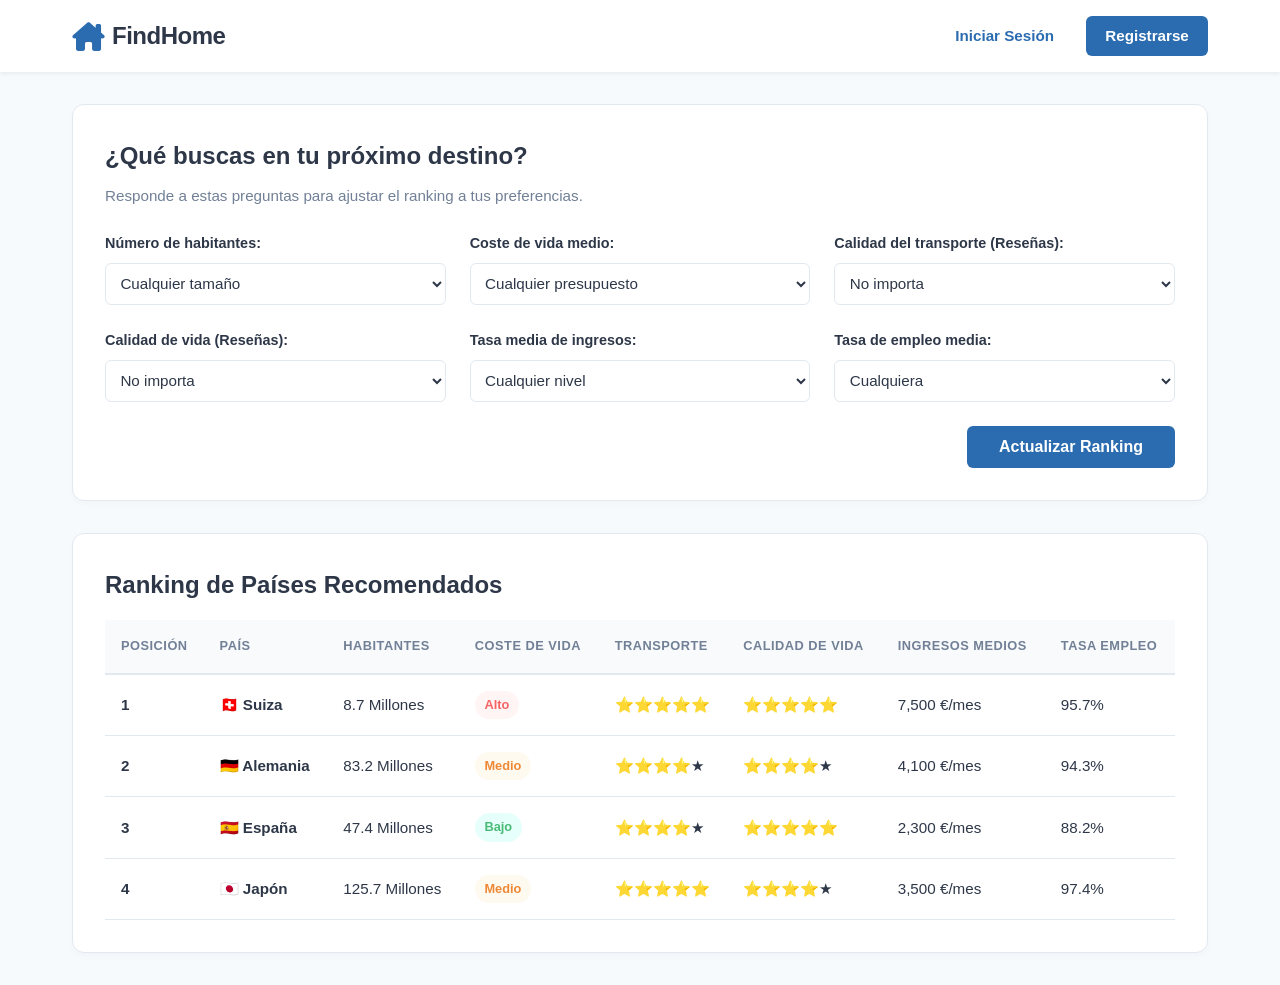
<file: frontend/index.html>
<!DOCTYPE html>
<html lang="es">
<head>
    <meta charset="UTF-8">
    <meta name="viewport" content="width=device-width, initial-scale=1.0">
    <title>FindHome - Encuentra tu país ideal</title>
    <link rel="stylesheet" href="./css/index_page.css" type = "text/css">
    <link rel="stylesheet" href="https://cdnjs.cloudflare.com/ajax/libs/font-awesome/6.4.0/css/all.min.css">
</head>
<body>

    <header class="main-header">
        <div class="header-container">
            <div class="logo-area">
                <i class="fa-solid fa-house-chimney logo-icon"></i>
                <span class="logo-title">FindHome</span>
            </div>
            <nav class="auth-nav">
                <a href="#" class="btn-login">Iniciar Sesión</a>
                <a href="#" class="btn-register">Registrarse</a>
            </nav>
        </div>
    </header>

    <main class="main-content">
        
        <section class="filters-section">
            <h2>¿Qué buscas en tu próximo destino?</h2>
            <p class="subtitle">Responde a estas preguntas para ajustar el ranking a tus preferencias.</p>
            
            <form class="questions-form">
                <div class="form-grid">
                    <div class="form-group">
                        <label for="habitantes">Número de habitantes:</label>
                        <select id="habitantes" name="habitantes">
                            <option value="">Cualquier tamaño</option>
                            <option value="poca">Menos de 5M (Pequeño)</option>
                            <option value="media">Entre 5M y 40M (Medio)</option>
                            <option value="mucha">Más de 40M (Grande)</option>
                        </select>
                    </div>

                    <div class="form-group">
                        <label for="coste-vida">Coste de vida medio:</label>
                        <select id="coste-vida" name="coste-vida">
                            <option value="">Cualquier presupuesto</option>
                            <option value="bajo">Económico</option>
                            <option value="medio">Moderado</option>
                            <option value="alto">Alto</option>
                        </select>
                    </div>

                    <div class="form-group">
                        <label for="transporte">Calidad del transporte (Reseñas):</label>
                        <select id="transporte" name="transporte">
                            <option value="">No importa</option>
                            <option value="4">⭐⭐⭐⭐+ (Excelente)</option>
                            <option value="3">⭐⭐⭐+ (Bueno)</option>
                            <option value="2">⭐⭐+ (Aceptable)</option>
                        </select>
                    </div>

                    <div class="form-group">
                        <label for="calidad-vida">Calidad de vida (Reseñas):</label>
                        <select id="calidad-vida" name="calidad-vida">
                            <option value="">No importa</option>
                            <option value="4">⭐⭐⭐⭐+ (Excelente)</option>
                            <option value="3">⭐⭐⭐+ (Buena)</option>
                            <option value="2">⭐⭐+ (Regular)</option>
                        </select>
                    </div>

                    <div class="form-group">
                        <label for="ingresos">Tasa media de ingresos:</label>
                        <select id="ingresos" name="ingresos">
                            <option value="">Cualquier nivel</option>
                            <option value="alto">Ingresos Altos</option>
                            <option value="medio">Ingresos Medios</option>
                            <option value="bajo">Ingresos Bajos</option>
                        </select>
                    </div>

                    <div class="form-group">
                        <label for="empleo">Tasa de empleo media:</label>
                        <select id="empleo" name="empleo">
                            <option value="">Cualquiera</option>
                            <option value="alta">Alta estabilidad (>95%)</option>
                            <option value="media">Estabilidad media (90% - 95%)</option>
                        </select>
                    </div>
                </div>
                
                <button type="submit" class="btn-search">Actualizar Ranking</button>
            </form>
        </section>

        <section class="results-section">
            <h2>Ranking de Países Recomendados</h2>
            <div class="table-container">
                <table class="ranking-table">
                    <thead>
                        <tr>
                            <th>Posición</th>
                            <th>País</th>
                            <th>Habitantes</th>
                            <th>Coste de Vida</th>
                            <th>Transporte</th>
                            <th>Calidad de Vida</th>
                            <th>Ingresos Medios</th>
                            <th>Tasa Empleo</th>
                        </tr>
                    </thead>
                    <tbody>
                        <tr>
                            <td class="pos-cell">1</td>
                            <td class="country-cell">🇨🇭 Suiza</td>
                            <td>8.7 Millones</td>
                            <td><span class="badge badge-danger">Alto</span></td>
                            <td>⭐⭐⭐⭐⭐</td>
                            <td>⭐⭐⭐⭐⭐</td>
                            <td>7,500 €/mes</td>
                            <td>95.7%</td>
                        </tr>
                        <tr>
                            <td class="pos-cell">2</td>
                            <td class="country-cell">🇩🇪 Alemania</td>
                            <td>83.2 Millones</td>
                            <td><span class="badge badge-warning">Medio</span></td>
                            <td>⭐⭐⭐⭐★</td>
                            <td>⭐⭐⭐⭐★</td>
                            <td>4,100 €/mes</td>
                            <td>94.3%</td>
                        </tr>
                        <tr>
                            <td class="pos-cell">3</td>
                            <td class="country-cell">🇪🇸 España</td>
                            <td>47.4 Millones</td>
                            <td><span class="badge badge-success">Bajo</span></td>
                            <td>⭐⭐⭐⭐★</td>
                            <td>⭐⭐⭐⭐⭐</td>
                            <td>2,300 €/mes</td>
                            <td>88.2%</td>
                        </tr>
                        <tr>
                            <td class="pos-cell">4</td>
                            <td class="country-cell">🇯🇵 Japón</td>
                            <td>125.7 Millones</td>
                            <td><span class="badge badge-warning">Medio</span></td>
                            <td>⭐⭐⭐⭐⭐</td>
                            <td>⭐⭐⭐⭐★</td>
                            <td>3,500 €/mes</td>
                            <td>97.4%</td>
                        </tr>
                    </tbody>
                </table>
            </div>
        </section>
    </main>

</body>
</html>
</file>
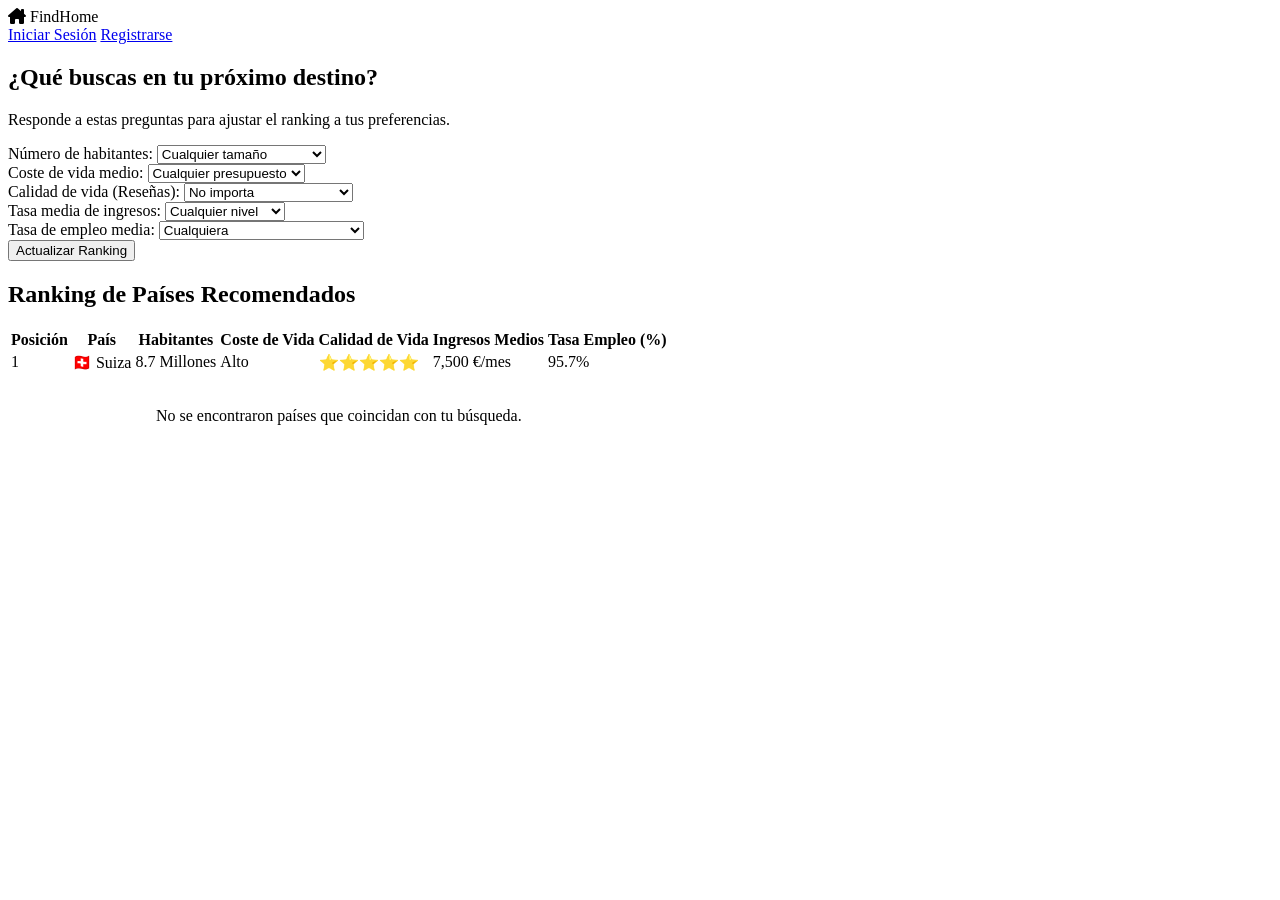
<file: target/classes/templates/index.html>
<!DOCTYPE html>
<html lang="es">
<head>
    <meta charset="UTF-8">
    <meta name="viewport" content="width=device-width, initial-scale=1.0">
    <title>FindHome - Encuentra tu país ideal</title>
    <link rel="stylesheet" th:href="@{/css/index_page.css}">
    <link rel="stylesheet" href="https://cdnjs.cloudflare.com/ajax/libs/font-awesome/6.4.0/css/all.min.css">
</head>
<body>

    <header class="main-header">
        <div class="header-container">
            <div class="logo-area">
                <i class="fa-solid fa-house-chimney logo-icon"></i>
                <span class="logo-title">FindHome</span>
            </div>
            <nav class="auth-nav">
                <a href="#" class="btn-login">Iniciar Sesión</a>
                <a href="#" class="btn-register">Registrarse</a>
            </nav>
        </div>
    </header>

    <main class="main-content">
        
        <section class="filters-section">
            <h2>¿Qué buscas en tu próximo destino?</h2>
            <p class="subtitle">Responde a estas preguntas para ajustar el ranking a tus preferencias.</p>
            
            <form class="questions-form" action="/ranking" method="post">
                <div class="form-grid">
                    <div class="form-group">
                        <label for="habitantes">Número de habitantes:</label>
                        <select id="habitantes" name="habitantes">
                            <option value="Empty">Cualquier tamaño</option>
                            <option value="poca">Menos de 5M (Pequeño)</option>
                            <option value="media">Entre 5M y 40M (Medio)</option>
                            <option value="mucha">Más de 40M (Grande)</option>
                        </select>
                    </div>

                    <div class="form-group">
                        <label for="coste-vida">Coste de vida medio:</label>
                        <select id="coste-vida" name="costeVida">
                            <option value="Empty">Cualquier presupuesto</option>
                            <option value="bajo">Económico</option>
                            <option value="medio">Moderado</option>
                            <option value="alto">Alto</option>
                        </select>
                    </div>

                    <div class="form-group">
                        <label for="calidad-vida">Calidad de vida (Reseñas):</label>
                        <select id="calidad-vida" name="calidadVida">
                            <option value="Empty">No importa</option>
                            <option value="4">⭐⭐⭐⭐+ (Excelente)</option>
                            <option value="3">⭐⭐⭐+ (Buena)</option>
                            <option value="2">⭐⭐+ (Regular)</option>
                        </select>
                    </div>

                    <div class="form-group">
                        <label for="ingresos">Tasa media de ingresos:</label>
                        <select id="ingresos" name="tasaIngresos">
                            <option value="Empty">Cualquier nivel</option>
                            <option value="alto">Ingresos Altos</option>
                            <option value="medio">Ingresos Medios</option>
                            <option value="bajo">Ingresos Bajos</option>
                        </select>
                    </div>

                    <div class="form-group">
                        <label for="empleo">Tasa de empleo media:</label>
                        <select id="empleo" name="tasaEmpleo">
                            <option value="Empty">Cualquiera</option>
                            <option value="alta">Alta estabilidad (>95%)</option>
                            <option value="media">Estabilidad media (90% - 95%)</option>
                        </select>
                    </div>
                </div>
                
                <button type="submit" class="btn-search">Actualizar Ranking</button>
            </form>
        </section>

        <section class="results-section">
            <h2>Ranking de Países Recomendados</h2>
            <div class="table-container">
                <table class="ranking-table">
                    <thead>
                        <tr>
                            <th>Posición</th>
                            <th>País</th>
                            <th>Habitantes</th>
                            <th>Coste de Vida</th>
                            <th>Calidad de Vida</th>
                            <th>Ingresos Medios</th>
                            <th>Tasa Empleo (%)</th>
                        </tr>
                    </thead>
                    <tbody>
                        <tr th:each="pais, iter : ${paises}" th:if="${paises != null}">

                            <td th:text="${iter.index + 1}">1</td>
                            
                            <td class="country-cell">
                                <span th:text="${pais?.bandera != null ? pais.bandera : ''}">🇨🇭</span>
                                <span th:text="${pais?.nombre != null ? pais.nombre : 'Desconocido'}">Suiza</span>
                            </td>
                            
                            <td th:text="${pais?.habitantes != null ? pais.habitantes : ''}">8.7 Millones</td>
                            
                            <td>
                                <span th:if="${pais?.costeVida != null}"
                                      th:text="${pais.costeVida}"
                                      th:classappend="${#strings.toLowerCase(pais.costeVida) == 'alto' ? 'badge badge-danger' : 
                                                       (#strings.toLowerCase(pais.costeVida) == 'medio' ? 'badge badge-warning' : 'badge badge-success')}">
                                    Alto
                                </span>
                            </td>
                            
                            <td>
                                <span th:if="${pais?.calidadVidaEstrellas != null}" 
                                      th:text="${#strings.repeat('⭐', pais.calidadVidaEstrellas)}">⭐⭐⭐⭐⭐</span>
                            </td>
                            
                            <td th:text="${pais?.ingresosMedios != null ? pais.ingresosMedios : ''}">7,500 €/mes</td>
                            
                            <td th:text="${pais?.tasaEmpleo != null ? #numbers.formatDecimal(pais.tasaEmpleo, 1, 1) + '%' : ''}">95.7%</td>
                        </tr>
                    
                        <tr th:if="${paises == null || #lists.isEmpty(paises)}">
                            <td colspan="8" style="text-align: center; color: var(--text-light); padding: 2rem;">
                                No se encontraron países que coincidan con tu búsqueda.
                            </td>
                        </tr>
                    </tbody>
                </table>
            </div>
        </section>
    </main>

</body>
</html>
</file>
<file: frontend/css/index_page.css>
/* --- CONFIGURACIÓN GENERAL --- */
:root {
  --primary-color: #2b6cb0;
  --primary-hover: #1a528d;
  --bg-color: #f7fafc;
  --card-bg: #ffffff;
  --text-color: #2d3748;
  --text-light: #718096;
  --border-color: #e2e8f0;
  
  /* Colores para Badges */
  --success: #48bb78;
  --warning: #ed8936;
  --danger: #f56565;
}

* {
  margin: 0;
  padding: 0;
  box-sizing: border-box;
  font-family: 'Segoe UI', Tahoma, Geneva, Verdana, sans-serif;
}

body {
  background-color: var(--bg-color);
  color: var(--text-color);
  line-height: 1.6;
}

/* --- CABECERA (HEADER) --- */
.main-header {
  background-color: var(--card-bg);
  box-shadow: 0 2px 4px rgba(0,0,0,0.06);
  position: sticky;
  top: 0;
  z-index: 100;
}

.header-container {
  max-width: 1200px;
  margin: 0 auto;
  display: flex;
  justify-content: space-between;
  align-items: center;
  padding: 1rem 2rem;
}

.logo-area {
  display: flex;
  align-items: center;
  gap: 0.5rem;
}

.logo-icon {
  font-size: 1.8rem;
  color: var(--primary-color);
}

.logo-title {
  font-size: 1.5rem;
  font-weight: 700;
  color: var(--text-color);
  letter-spacing: -0.5px;
}

.auth-nav {
  display: flex;
  align-items: center;
  gap: 1rem;
}

.auth-nav a {
  text-decoration: none;
  font-weight: 600;
  font-size: 0.95rem;
  transition: all 0.2s ease;
}

.btn-login {
  color: var(--primary-color);
  padding: 0.5rem 1rem;
}

.btn-login:hover {
  color: var(--primary-hover);
}

.btn-register {
  background-color: var(--primary-color);
  color: white;
  padding: 0.5rem 1.2rem;
  border-radius: 6px;
}

.btn-register:hover {
  background-color: var(--primary-hover);
}

/* --- CONTENIDO PRINCIPAL --- */
.main-content {
  max-width: 1200px;
  margin: 2rem auto;
  padding: 0 2rem;
}

h2 {
  font-size: 1.5rem;
  color: var(--text-color);
  margin-bottom: 0.5rem;
}

.subtitle {
  color: var(--text-light);
  margin-bottom: 1.5rem;
  font-size: 0.95rem;
}

/* --- SECCIÓN PREGUNTAS (FILTROS) --- */
.filters-section {
  background-color: var(--card-bg);
  padding: 2rem;
  border-radius: 12px;
  box-shadow: 0 4px 6px rgba(0,0,0,0.02);
  margin-bottom: 2rem;
  border: 1px solid var(--border-color);
}

.form-grid {
  display: grid;
  grid-template-columns: repeat(auto-fit, minmax(280px, 1fr));
  gap: 1.5rem;
  margin-bottom: 1.5rem;
}

.form-group {
  display: flex;
  flex-direction: column;
  gap: 0.5rem;
}

.form-group label {
  font-size: 0.9rem;
  font-weight: 600;
  color: var(--text-color);
}

.form-group select {
  padding: 0.65rem;
  border-radius: 6px;
  border: 1px solid var(--border-color);
  background-color: #fff;
  font-size: 0.95rem;
  color: var(--text-color);
  outline: none;
  transition: border-color 0.2s;
}

.form-group select:focus {
  border-color: var(--primary-color);
}

.btn-search {
  background-color: var(--primary-color);
  color: white;
  border: none;
  padding: 0.75rem 2rem;
  font-size: 1rem;
  font-weight: 600;
  border-radius: 6px;
  cursor: pointer;
  transition: background-color 0.2s;
  display: block;
  width: 100%;
}

@media(min-width: 768px) {
  .btn-search {
      width: max-content;
      margin-left: auto;
  }
}

.btn-search:hover {
  background-color: var(--primary-hover);
}

/* --- SECCIÓN TABLA DE RANKING --- */
.results-section {
  background-color: var(--card-bg);
  padding: 2rem;
  border-radius: 12px;
  box-shadow: 0 4px 6px rgba(0,0,0,0.02);
  border: 1px solid var(--border-color);
}

.table-container {
  overflow-x: auto; /* Permite scroll horizontal en móviles si la tabla es grande */
  margin-top: 1rem;
}

.ranking-table {
  width: 100%;
  border-collapse: collapse;
  text-align: left;
  font-size: 0.95rem;
}

.ranking-table th {
  background-color: #f8fafc;
  color: var(--text-light);
  font-weight: 600;
  padding: 1rem;
  border-bottom: 2px solid var(--border-color);
  text-transform: uppercase;
  font-size: 0.8rem;
  letter-spacing: 0.5px;
}

.ranking-table td {
  padding: 1rem;
  border-bottom: 1px solid var(--border-color);
  color: var(--text-color);
}

.ranking-table tbody tr:hover {
  background-color: #f8fafc;
}

.pos-cell {
  font-weight: 700;
  color: var(--primary-color);
  width: 60px;
}

.country-cell {
  font-weight: 600;
}

/* Badges para el coste de vida */
.badge {
  padding: 0.25rem 0.6rem;
  border-radius: 50px;
  font-size: 0.8rem;
  font-weight: 600;
  display: inline-block;
}

.badge-success { background-color: #e6fffa; color: var(--success); }
.badge-warning { background-color: #fffaf0; color: var(--warning); }
.badge-danger { background-color: #fff5f5; color: var(--danger); }

/* --- RESPONSIVO --- */
@media (max-width: 600px) {
  .header-container {
      flex-direction: column;
      gap: 1rem;
  }
  
  .main-content {
      padding: 0 1rem;
      margin: 1rem auto;
  }
  
  .filters-section, .results-section {
      padding: 1.25rem;
  }
}
</file>
